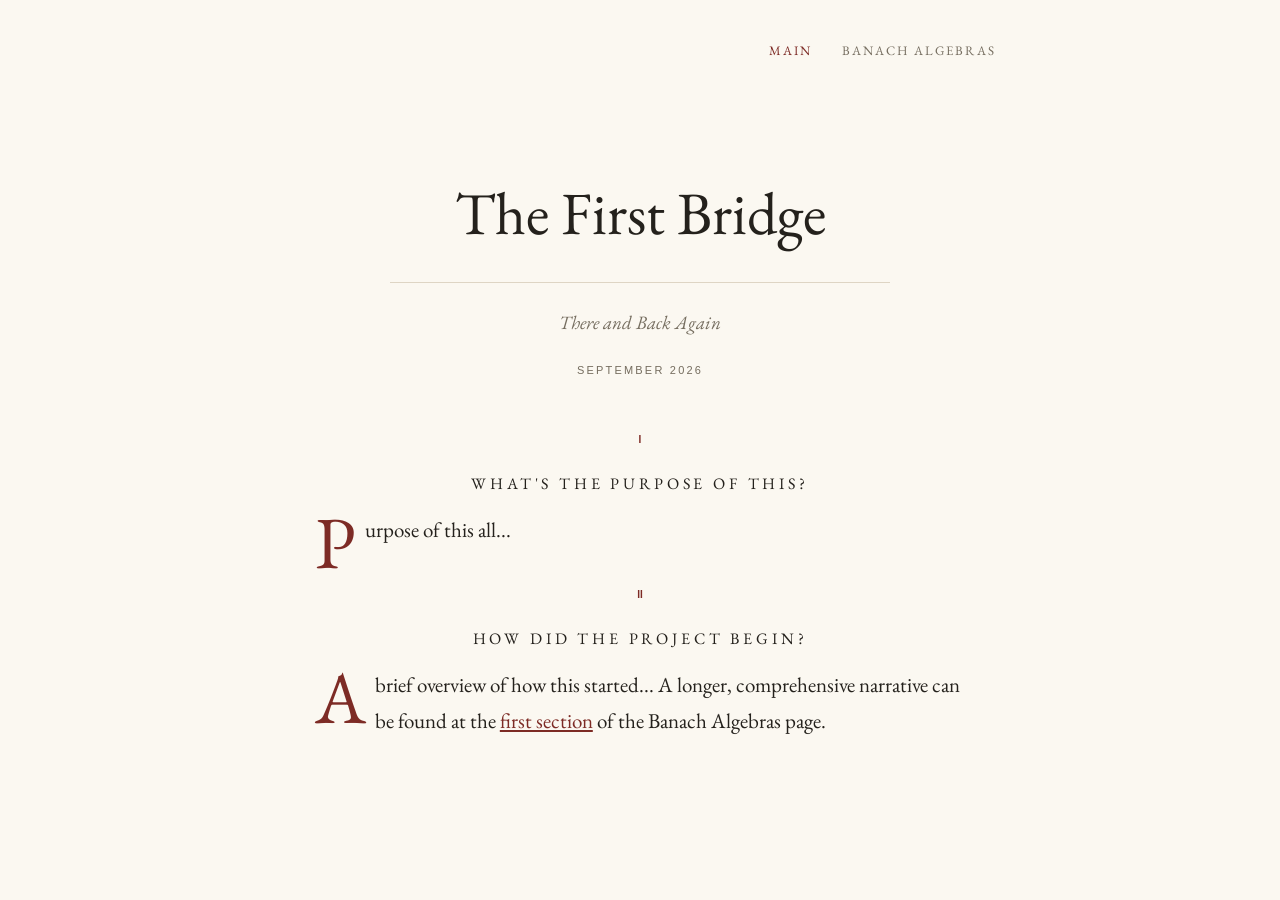
<file: index.html>
<!doctype html>
<html lang="en">
<head>
  <meta charset="utf-8">
  <meta name="viewport" content="width=device-width, initial-scale=1">
  <title>Building Bridges</title>

  <!-- EB Garamond, similar to the reference page -->
  <link rel="preconnect" href="https://fonts.googleapis.com">
  <link rel="preconnect" href="https://fonts.gstatic.com" crossorigin>
  <link href="https://fonts.googleapis.com/css2?family=EB+Garamond:ital,wght@0,400;0,500;1,400&display=swap" rel="stylesheet">

  <link rel="stylesheet" href="style.css">
</head>

<body>
  <header class="site-header">
    <nav>
      <a class="active" href="/">MAIN</a>
      <a href="/banach-algebras/">BANACH ALGEBRAS</a>
    </nav>
  </header>

  <main class="page">
    <section class="main">
      <h1>The First Bridge</h1>
      <div class="rule"></div>
      <p class="subtitle">There and Back Again</p>
      <p class="date">SEPTEMBER 2026</p>
    </section>

    <article>
      <div class="section-number">I</div>
      <h2>What's the purpose of this?</h2>
      <p class="drop-cap">
        Purpose of this all...
      </p>

      <div class="section-number">II</div>
      <h2>How did the project begin?</h2>
      <p class="drop-cap">
        A brief overview of how this started...
        A longer, comprehensive narrative can be found at the <a href="/banach-algebras/">first section</a> of the Banach Algebras page.
      </p>
    </article>
  </main>
</body>
</html>
</file>
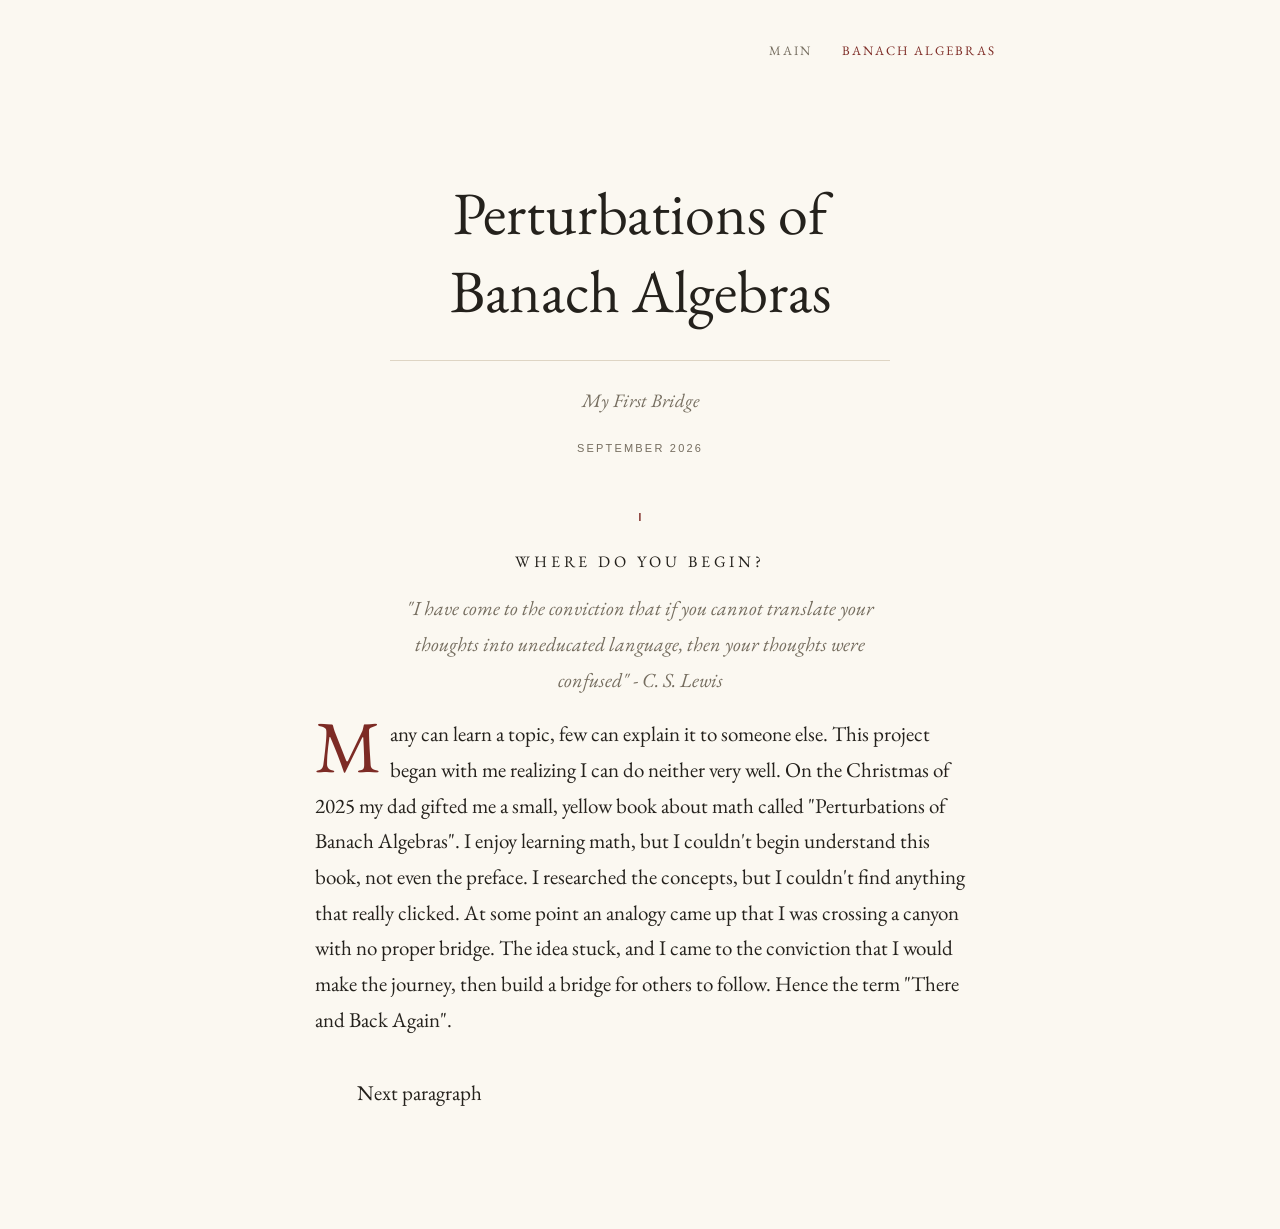
<file: banach-algebra/index.html>
<!doctype html>
<html lang="en">
<head>
  <meta charset="utf-8">
  <meta name="viewport" content="width=device-width, initial-scale=1">
  <title>Banach Algebras</title>

  <!-- EB Garamond, similar to the reference page -->
  <link rel="preconnect" href="https://fonts.googleapis.com">
  <link rel="preconnect" href="https://fonts.gstatic.com" crossorigin>
  <link href="https://fonts.googleapis.com/css2?family=EB+Garamond:ital,wght@0,400;0,500;1,400&display=swap" rel="stylesheet">

  <link rel="stylesheet" href="/style.css">
</head>

<body>
  <header class="site-header">
    <nav>
      <a href="/">MAIN</a>
      <a class="active" href="#">BANACH ALGEBRAS</a>
    </nav>
  </header>

  <main class="page">
    <section class="main">
      <h1>Perturbations of Banach Algebras</h1>
      <div class="rule"></div>
      <p class="subtitle">My First Bridge</p>
      <p class="date">SEPTEMBER 2026</p>
    </section>

    <article>
      <div class="section-number">I</div>
      <h2>Where do you begin?</h2>

      <blockquote class="quote">
        "I have come to the conviction that if you cannot translate your thoughts into uneducated language, then your thoughts were confused" - C. S. Lewis
      </blockquote>
        
      <p class="drop-cap">
        Many can learn a topic, few can explain it to someone else.
        This project began with me realizing I can do neither very well.
        
        On the Christmas of 2025 my dad gifted me a small, yellow book about math called "Perturbations of Banach Algebras".
        I enjoy learning math, but I couldn't begin understand this book, not even the preface.
        I researched the concepts, but I couldn't find anything that really clicked.

        At some point an analogy came up that I was crossing a canyon with no proper bridge.
        The idea stuck, and I came to the conviction that I would make the journey, then build a bridge for others to follow.
        Hence the term "There and Back Again".
      </p>

      <p>
        Next paragraph
      </p>
    </article>
  </main>
</body>
</html>
</file>
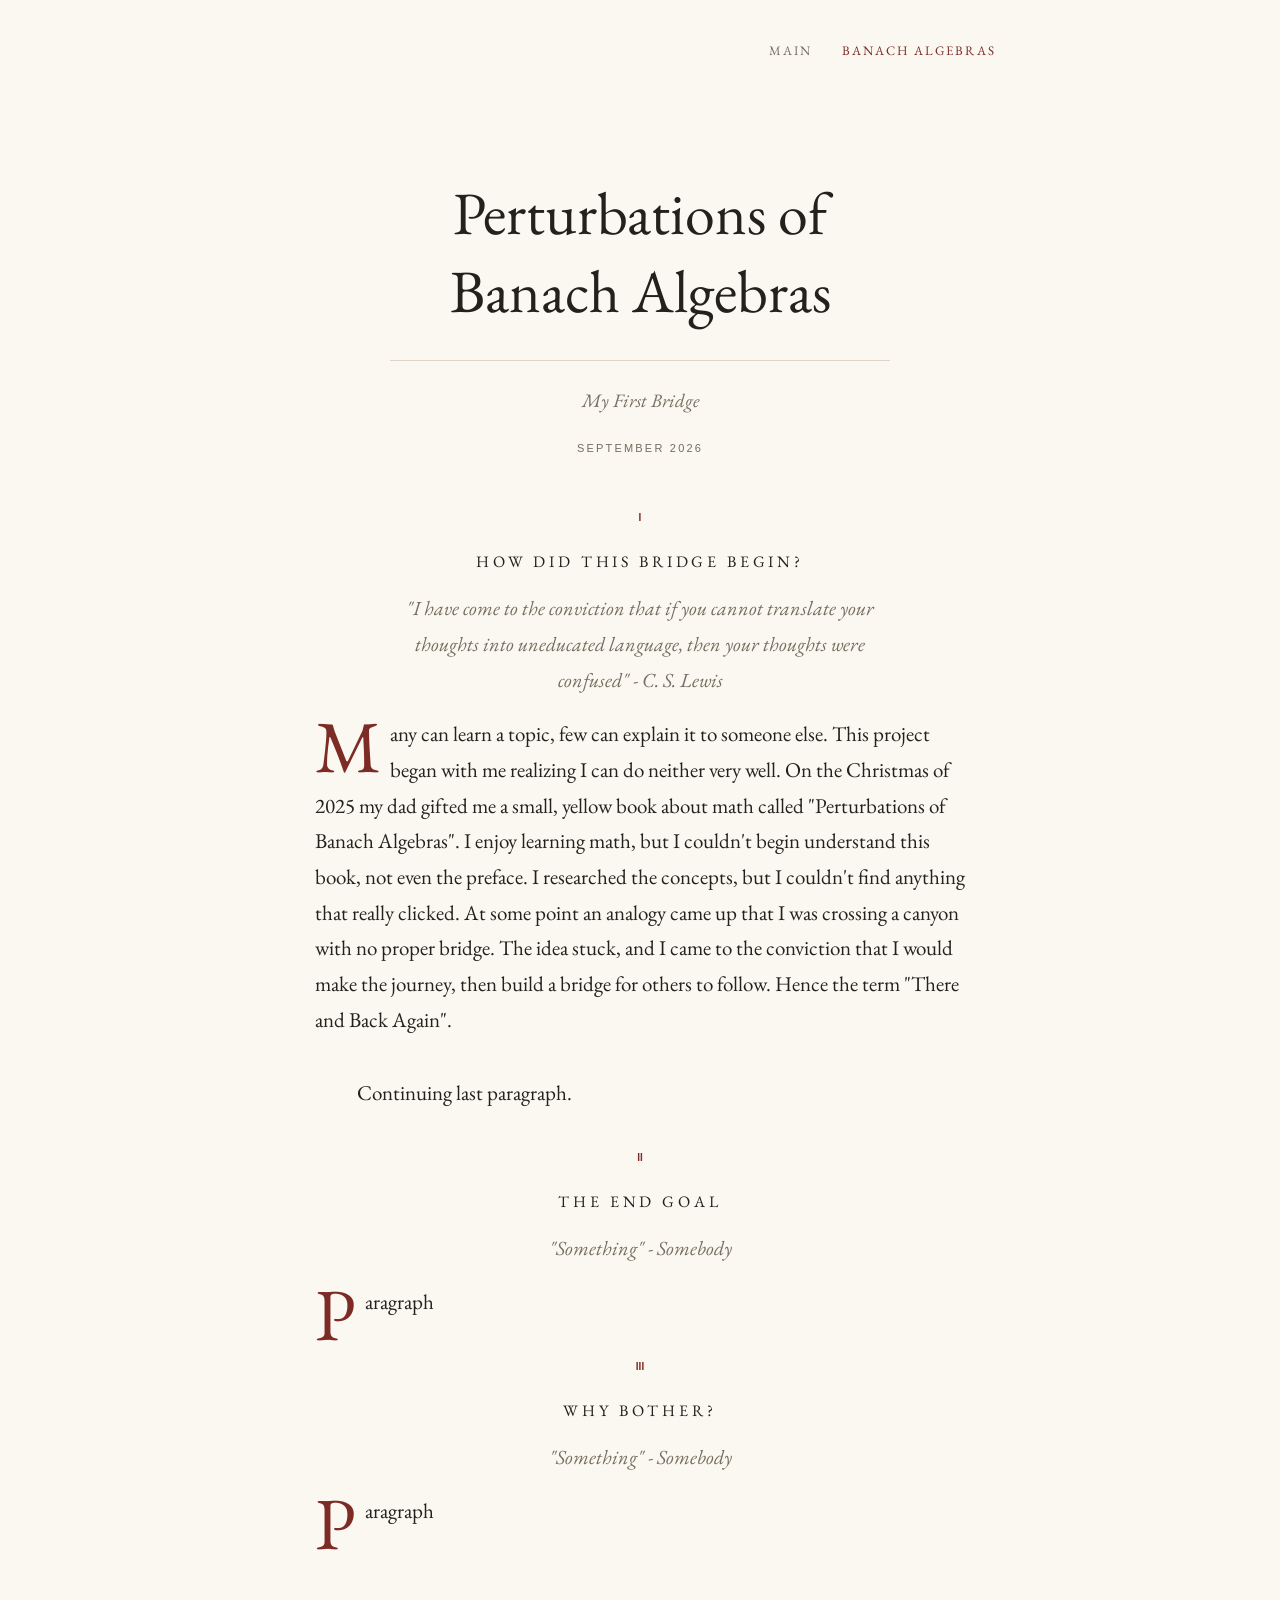
<file: banach-algebras/index.html>
<!doctype html>
<html lang="en">
<head>
  <meta charset="utf-8">
  <meta name="viewport" content="width=device-width, initial-scale=1">
  <title>Banach Algebras</title>

  <!-- EB Garamond, similar to the reference page -->
  <link rel="preconnect" href="https://fonts.googleapis.com">
  <link rel="preconnect" href="https://fonts.gstatic.com" crossorigin>
  <link href="https://fonts.googleapis.com/css2?family=EB+Garamond:ital,wght@0,400;0,500;1,400&display=swap" rel="stylesheet">

  <link rel="stylesheet" href="/style.css">
</head>

<body>
  <header class="site-header">
    <nav>
      <a href="/">MAIN</a>
      <a class="active" href="/banach-algebras/">BANACH ALGEBRAS</a>
    </nav>
  </header>

  <main class="page">
    <section class="main">
      <h1>Perturbations of Banach Algebras</h1>
      <div class="rule"></div>
      <p class="subtitle">My First Bridge</p>
      <p class="date">SEPTEMBER 2026</p>
    </section>

    <article>
      <div class="section-number">I</div>
      <h2>How did this bridge begin?</h2>

      <blockquote class="quote">
        "I have come to the conviction that if you cannot translate your thoughts into uneducated language, then your thoughts were confused" - C. S. Lewis
      </blockquote>
        
      <p class="drop-cap">
        Many can learn a topic, few can explain it to someone else.
        This project began with me realizing I can do neither very well.
        
        On the Christmas of 2025 my dad gifted me a small, yellow book about math called "Perturbations of Banach Algebras".
        I enjoy learning math, but I couldn't begin understand this book, not even the preface.
        I researched the concepts, but I couldn't find anything that really clicked.

        At some point an analogy came up that I was crossing a canyon with no proper bridge.
        The idea stuck, and I came to the conviction that I would make the journey, then build a bridge for others to follow.
        Hence the term "There and Back Again".
      </p>

      <p class="indent">
        Continuing last paragraph.
      </p>
      
      <div class="section-number">II</div>
      <h2>The end goal</h2>

      <blockquote class="quote">
        "Something" - Somebody
      </blockquote>

      <p class="drop-cap">
        Paragraph
      </p>
      
      <div class="section-number">III</div>
      <h2>Why bother?</h2>

      <blockquote class="quote">
        "Something" - Somebody
      </blockquote>

      <p class="drop-cap">
        Paragraph
      </p>
    </article>
  </main>
</body>
</html>
</file>
<file: style.css>
/* ---------- Page-wide colors and typography ---------- */

:root {
  --bg: #fbf8f1;
  --ink: #24211c;
  --muted: #756d5f;
  --rule: #ded5c4;
  --accent: #7d2b25;
}

@media (prefers-color-scheme: dark) {
  :root {
    --bg: #16150f;
    --ink: #e8e1d1;
    --muted: #9b917f;
    --rule: #322e25;
    --accent: #d59a86;
  }
}

* {
  box-sizing: border-box;
}

body {
  margin: 0;
  background: var(--bg);
  color: var(--ink);
  font-family: "EB Garamond", Georgia, serif;
}


/* ---------- Top Bar ---------- */

.site-header {
  max-width: 760px;
  margin: 0 auto;
  padding: 42px 24px 0;
}

nav {
  display: flex;
  justify-content: flex-end;
  gap: 30px;
}

nav a {
  color: var(--muted);
  text-decoration: none;
  font-size: 13px;
  letter-spacing: 0.15em;
}

nav a.active {
  color: var(--accent);
}


/* ---------- Page Width ---------- */

.page {
  max-width: 1100px;
  margin: 0 auto;
  padding: 0 24px 80px;
}

/* ---------- Title Area ---------- */

.main {
  text-align: center;
  padding-top: 115px;
  margin: 0 auto 55px;
  max-width: 500px;
}

h1 {
  margin: 0;
  font-size: clamp(50px, 5vw, 60px);
  font-weight: 400;
  line-height: 1.3;
}

.rule {
  height: 1px;
  background: var(--rule);
  margin: 30px 0 27px;
}

.subtitle {
  margin: 0;
  color: var(--muted);
  font-size: 19px;
  font-style: italic;
  font-weight: 400;
}

.date {
  margin-top: 29px;
  color: var(--muted);
  font-family: Arial, Helvetica, sans-serif;
  font-size: 11px;
  font-weight: 500;
  letter-spacing: 0.20em;
}


/* ---------- Main Text ---------- */

article {
  max-width: 650px;
  margin: 0 auto;
  font-size: 21px;
  line-height: 1.7;
  font-weight: 400;
}

.section-number {
  margin-bottom: 22px;
  text-align: center;
  color: var(--accent);
  font-family: Arial, Helvetica, sans-serif;
  font-size: 10px;
  font-weight: 600;
}

h2 {
  margin: 0 0 15px;
  text-align: center;
  font-size: 16px;
  font-weight: 400;
  letter-spacing: 0.24em;
  text-transform: uppercase;
}

.quote {
  max-width: 500px;
  margin: 0 auto 18px;
  text-align: center;
  color: var(--muted);
  font-size: 20px;
  font-style: italic;
  font-weight: 350;
  line-height: 1.80;
}
  
article p {
  margin: 0 0 38px;
  text-indent: 2em;
}

article a {
  color: var(--accent);
}

.drop-cap::first-letter {
  float: left;
  margin: 0.05em 0.12em 0 0;
  color: var(--accent);
  font-size: 3.5em;
  line-height: 0.72;
  text-indent: 0em;
}

.drop-cap {
  text-indent: 0em;
}

.no-indent {
  text-indent: 0em;
}

/* ---------- Small screens ---------- */

@media (max-width: 600px) {
  .site-header {
    padding-top: 28px;
  }

  .hero {
    padding-top: 70px;
    margin-bottom: 60px;
  }

  article {
    font-size: 23px;
  }

  h2 {
    font-size: 14px;
  }
}
</file>
